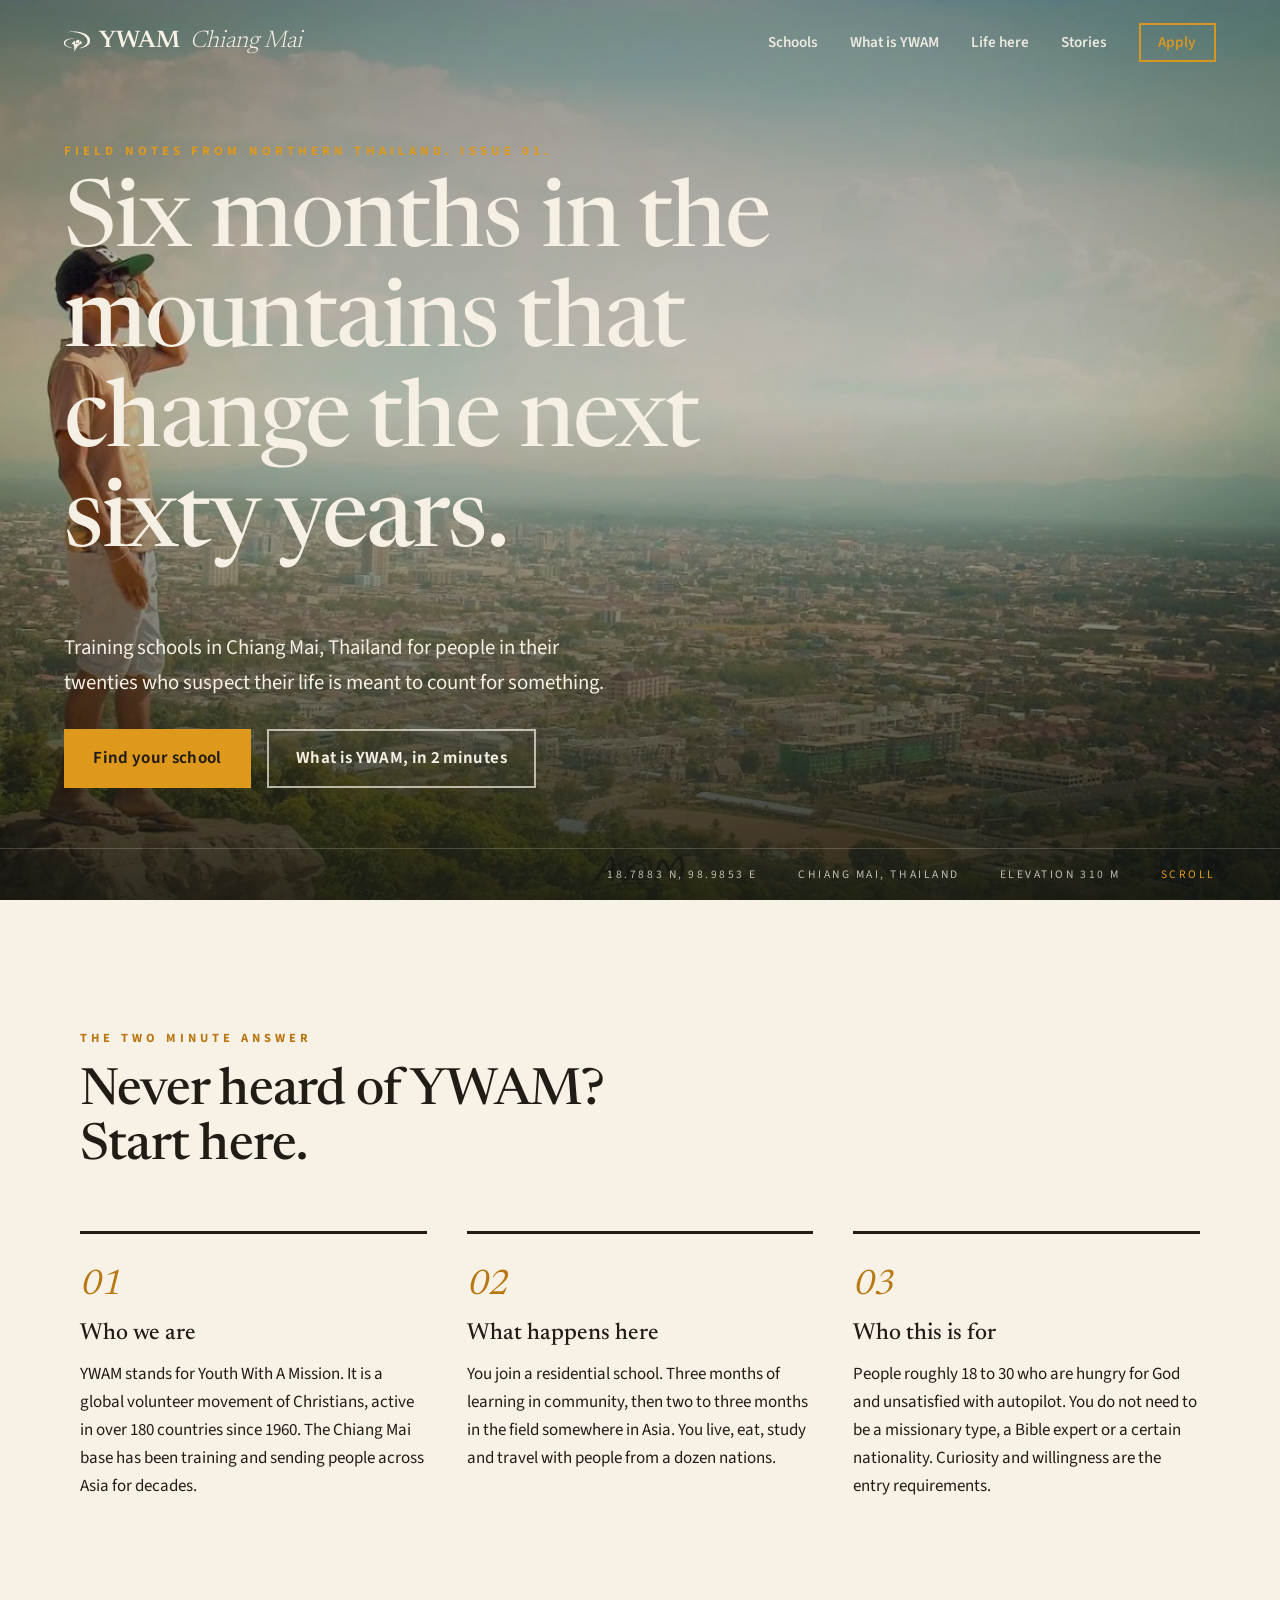
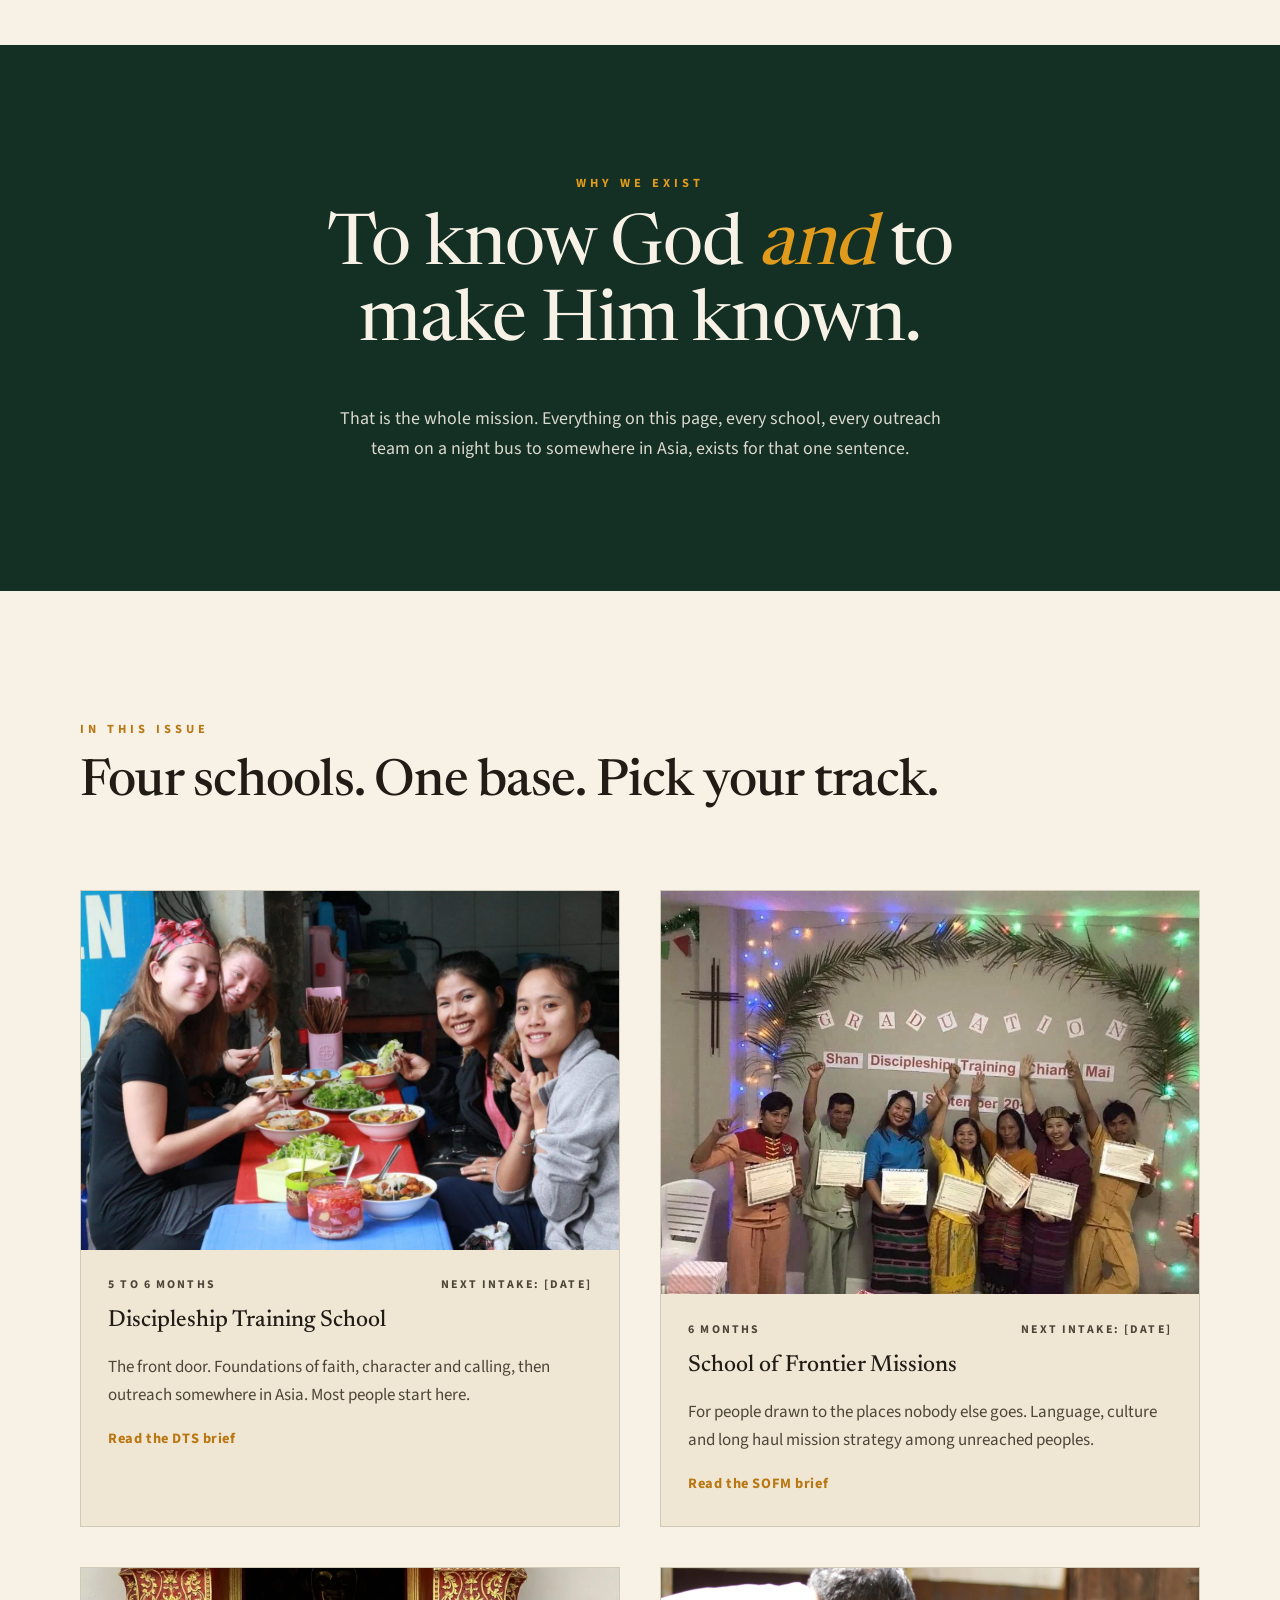
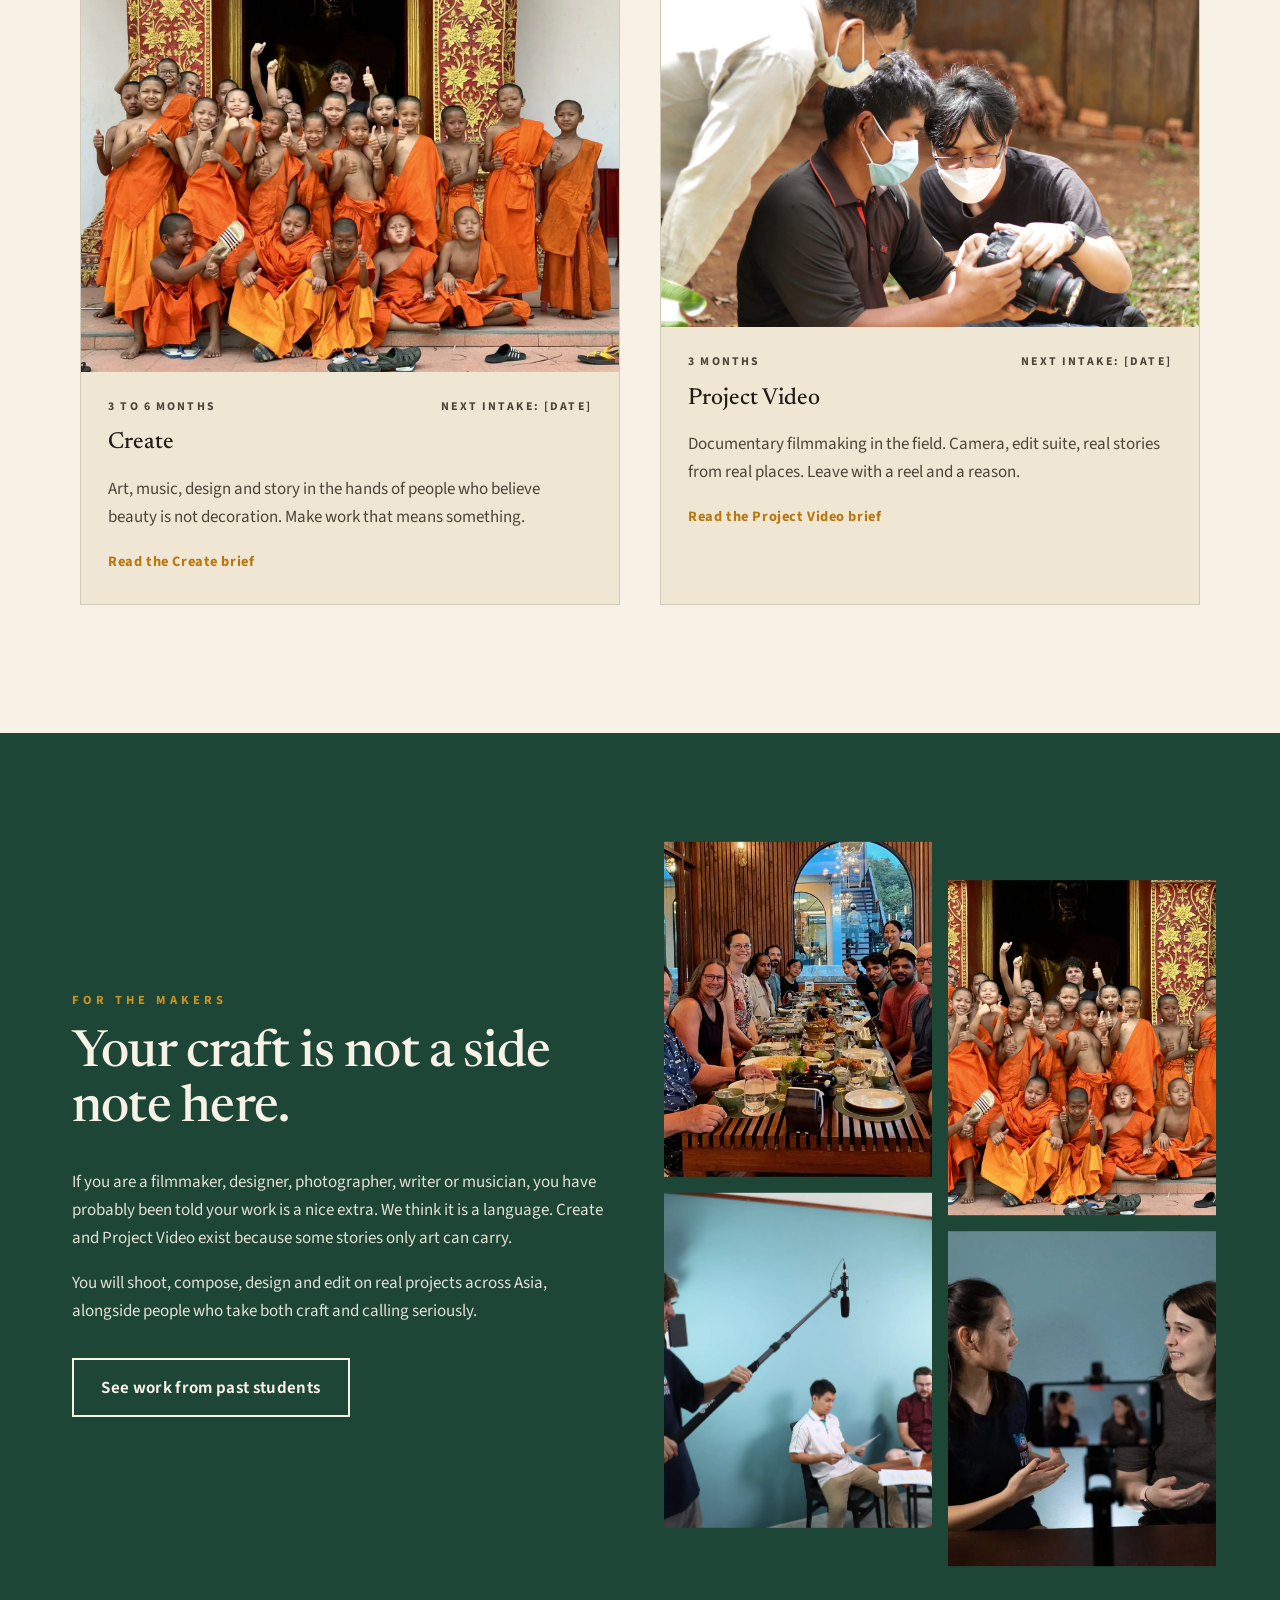
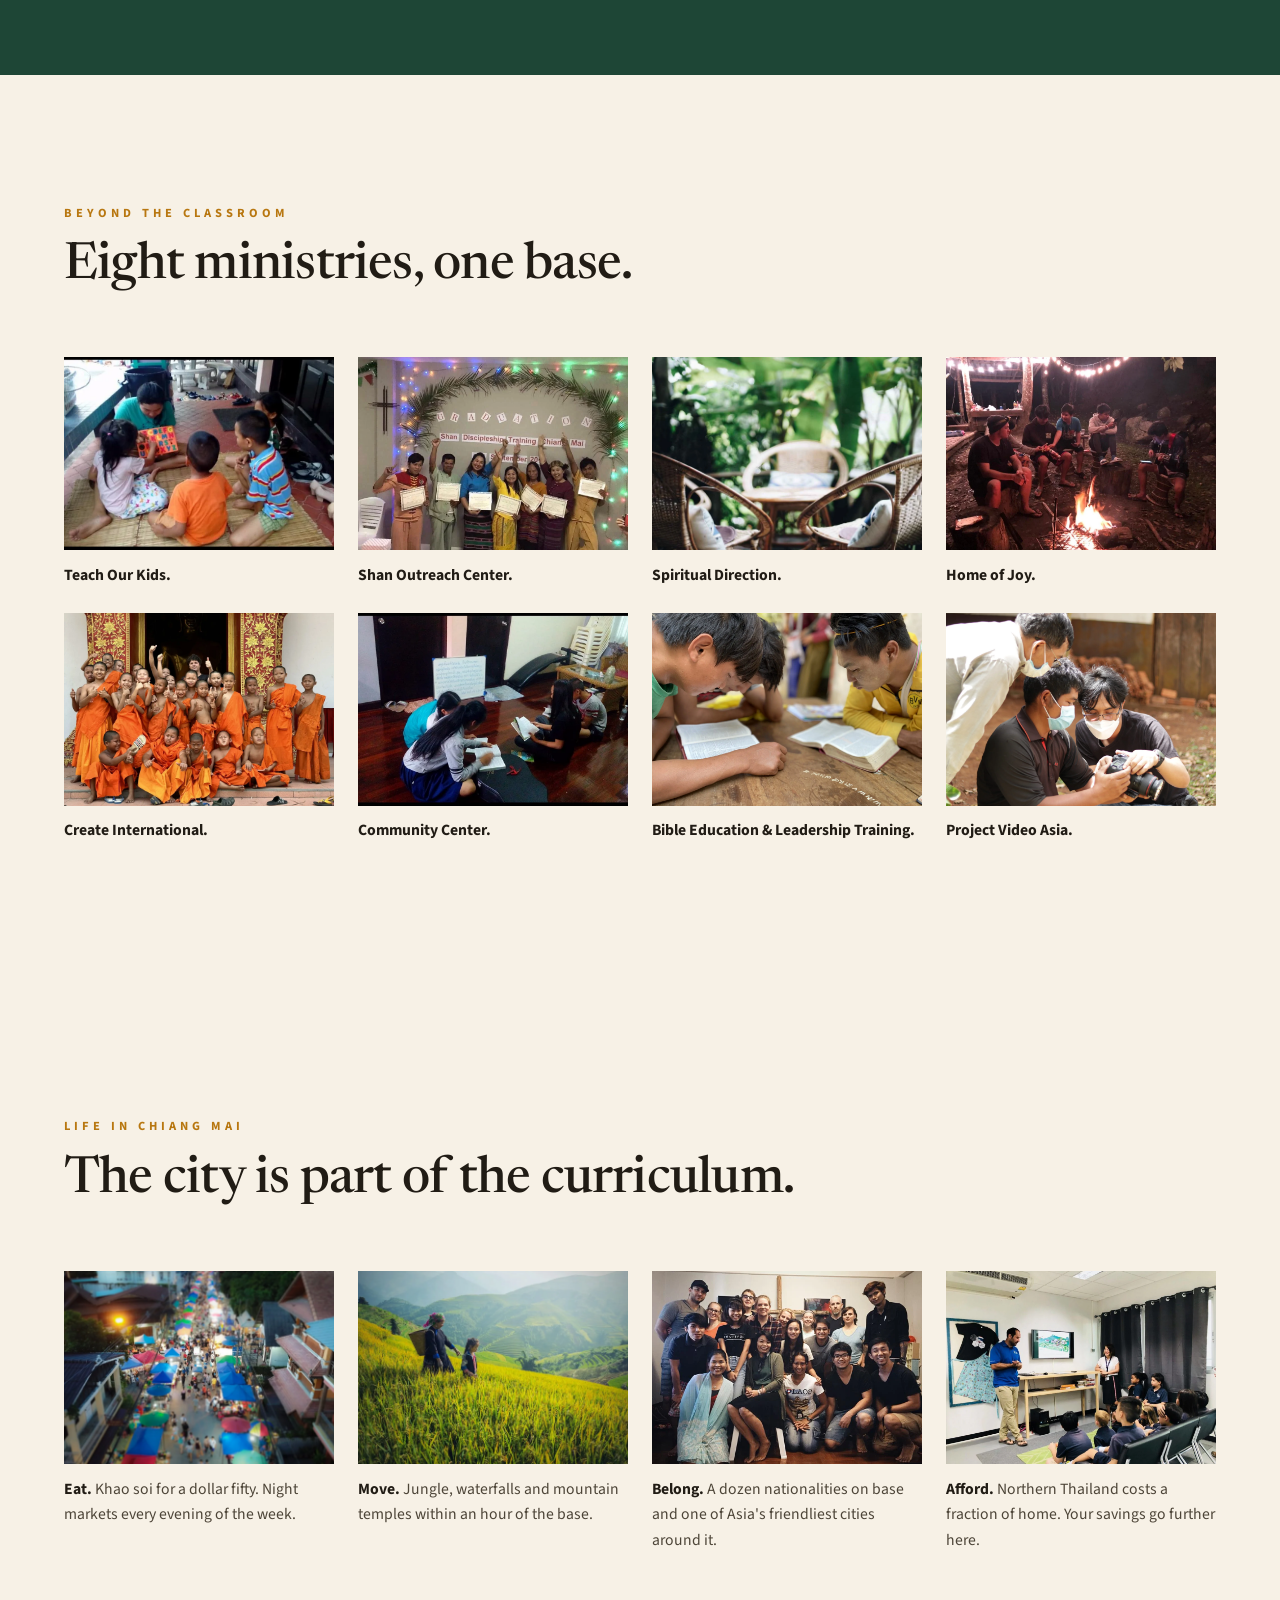
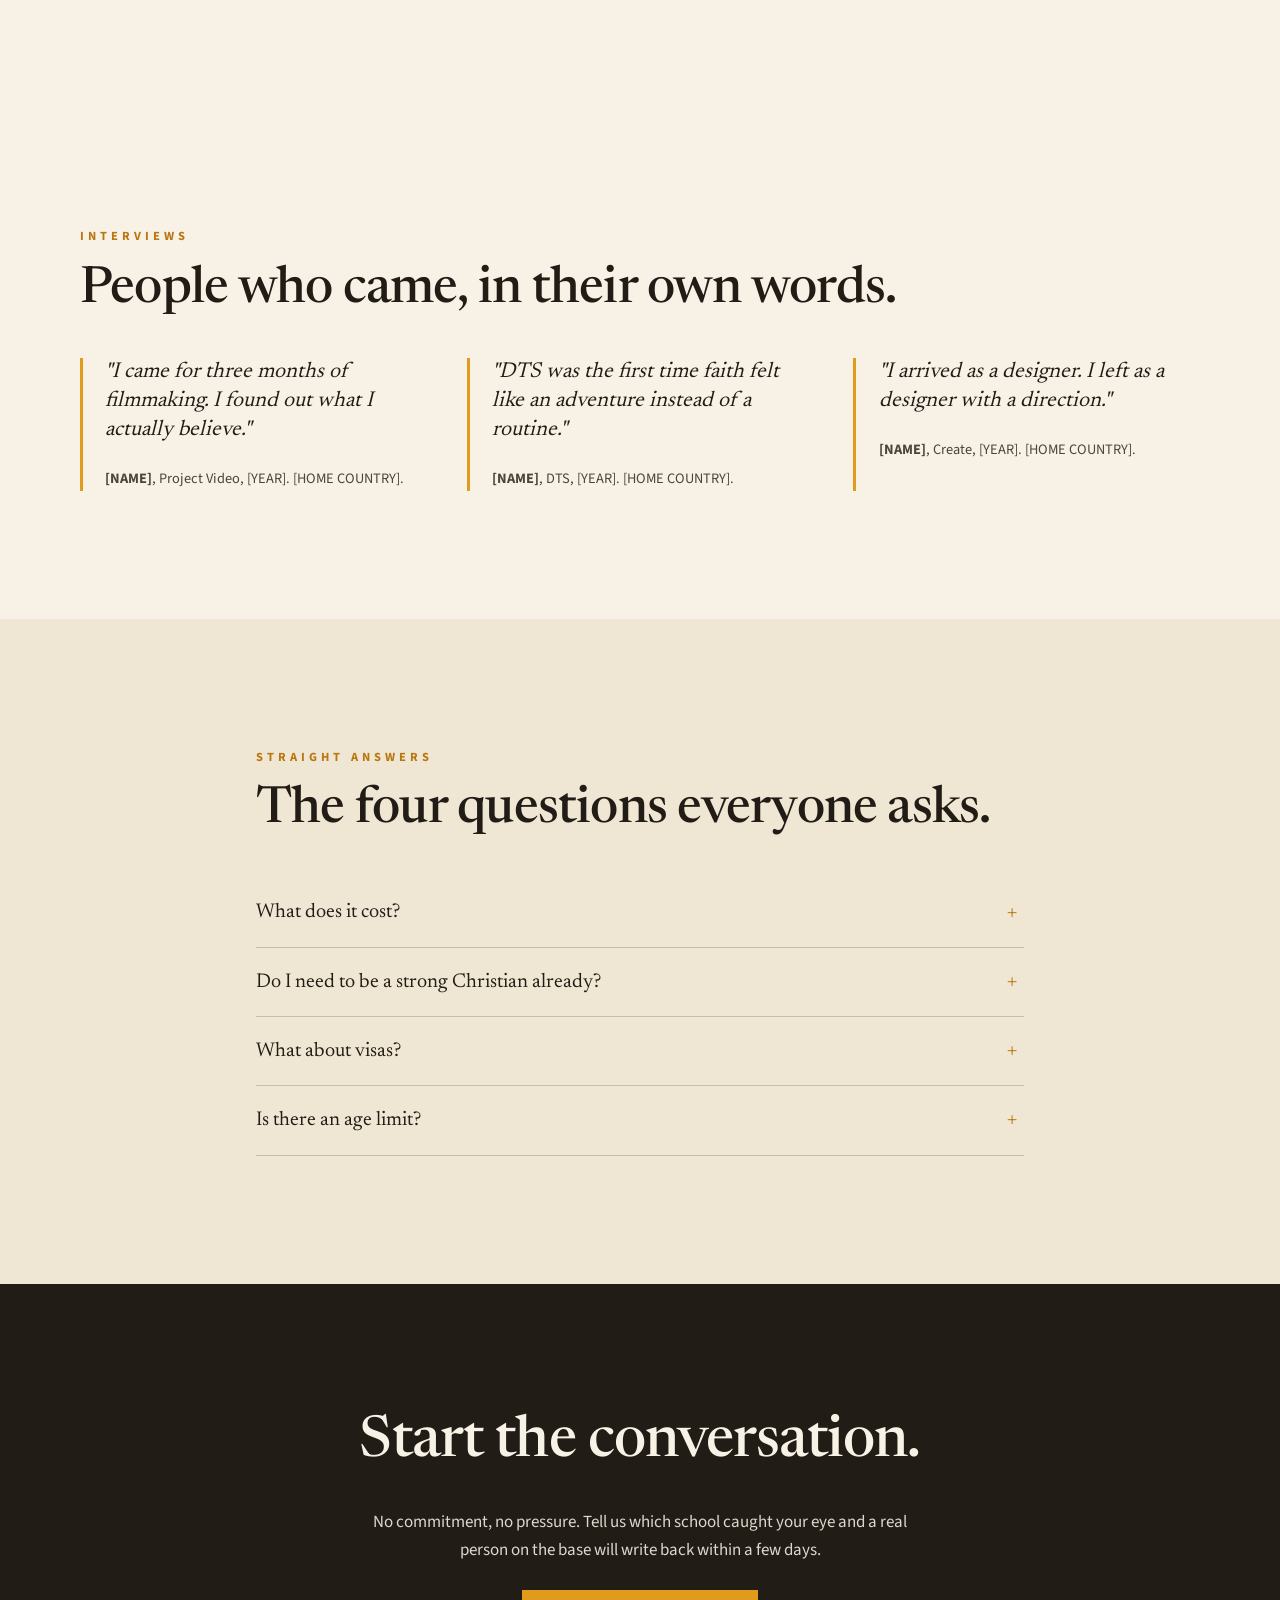
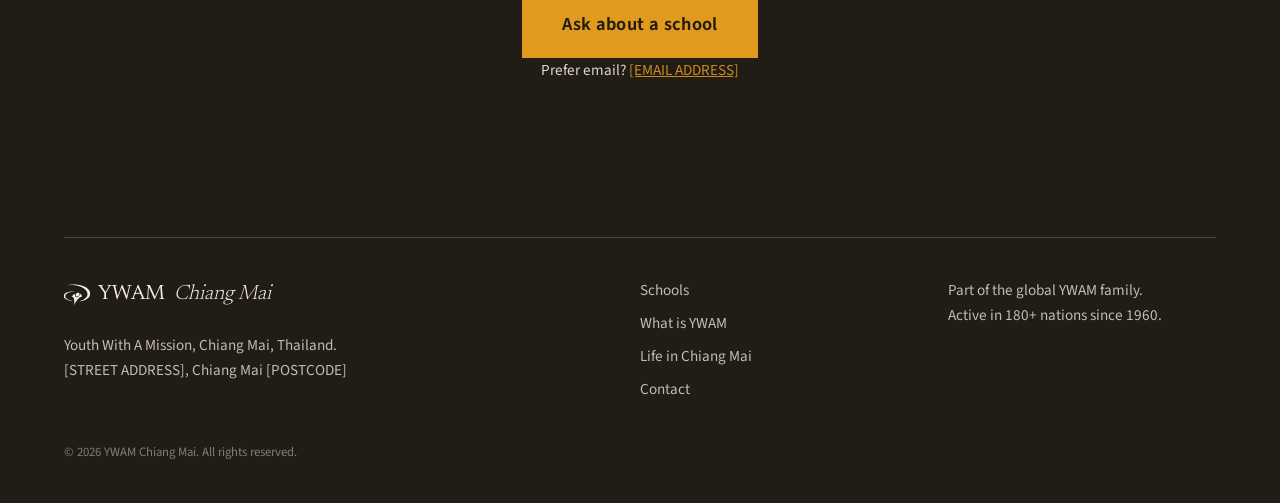
<file: index.html>
<!DOCTYPE html>
<html lang="en">
<head>
  <meta charset="UTF-8">
  <meta name="viewport" content="width=device-width, initial-scale=1.0">
  <title>YWAM Chiang Mai. Training schools for people who want their life to count.</title>
  <meta name="description" content="Discipleship Training School, School of Frontier Missions, Create and Project Video in Chiang Mai, Thailand. Live in the mountains of northern Thailand and find out what you were made for.">
  <link rel="canonical" href="https://ywamchiangmai.example/">

  <!-- Open Graph -->
  <meta property="og:type" content="website">
  <meta property="og:title" content="YWAM Chiang Mai. Training schools for people who want their life to count.">
  <meta property="og:description" content="DTS, School of Frontier Missions, Create and Project Video. Live and train in Chiang Mai, Thailand.">
  <meta property="og:url" content="https://ywamchiangmai.example/">
  <meta property="og:image" content="https://ywamchiangmai.example/images/og-home.webp"><!-- SWAP: 1200x630 WebP -->

  <!-- Twitter -->
  <meta name="twitter:card" content="summary_large_image">
  <meta name="twitter:title" content="YWAM Chiang Mai">
  <meta name="twitter:description" content="Training schools in northern Thailand for people who want their life to count.">
  <meta name="twitter:image" content="https://ywamchiangmai.example/images/og-home.webp">

  <!-- JSON-LD slot: petra-seo injects Organization + Course schema after copy lock -->
  <script type="application/ld+json">
  {
    "@context": "https://schema.org",
    "@type": "Organization",
    "name": "YWAM Chiang Mai",
    "url": "https://ywamchiangmai.example/"
  }
  </script>

  <link rel="preload" href="fonts/newsreader-var.woff2" as="font" type="font/woff2" crossorigin>
  <link rel="preload" href="fonts/source-sans-3-var.woff2" as="font" type="font/woff2" crossorigin>
  <link rel="stylesheet" href="styles/main.css">
</head>
<body>

  <a class="skip-link" href="#main">Skip to content</a>

  <!-- ============================================================
       MODULE: masthead
       Reused on school pages. Swap headline, deck, image, CTA href.
       ============================================================ -->
  <header class="masthead" data-module="masthead">
    <nav class="masthead__nav" aria-label="Primary">
      <a class="masthead__brand" href="/"><span class="brand-mark" aria-hidden="true"></span>YWAM <span>Chiang Mai</span></a>
      <ul class="masthead__links">
        <li><a href="#schools">Schools</a></li>
        <li><a href="#what-is-ywam">What is YWAM</a></li>
        <li><a href="#life-here">Life here</a></li>
        <li><a href="#stories">Stories</a></li>
        <li><a class="masthead__cta" href="#start">Apply</a></li>
      </ul>
      <button class="masthead__menu-btn" aria-expanded="false" aria-controls="mobile-menu">Menu</button>
    </nav>
    <div class="masthead__mobile" id="mobile-menu" hidden>
      <a href="#schools">Schools</a>
      <a href="#what-is-ywam">What is YWAM</a>
      <a href="#life-here">Life here</a>
      <a href="#stories">Stories</a>
      <a href="#start">Apply</a>
    </div>

    <div class="hero">
      <img class="hero__image" src="images/ywamchiangmai-ywam-chiangmai-thai-guy-viewpoint-ywam-cm-2018.webp" alt="Man looking out over the Chiang Mai valley from a mountain viewpoint at golden hour" width="1920" height="1080" fetchpriority="high">
      <div class="hero__scrim" aria-hidden="true"></div>
      <div class="hero__content">
        <p class="hero__kicker reveal">Field notes from northern Thailand. Issue 01.</p>
        <h1 class="hero__headline reveal">Six months in the mountains that change the next sixty years.</h1>
        <p class="hero__deck reveal">Training schools in Chiang Mai, Thailand for people in their twenties who suspect their life is meant to count for something.</p>
        <div class="hero__actions reveal">
          <a class="btn btn--solid" href="#schools">Find your school</a>
          <a class="btn btn--ghost" href="#what-is-ywam">What is YWAM, in 2 minutes</a>
        </div>
      </div>
      <div class="hero__coords" aria-hidden="true">
        <span>18.7883 N, 98.9853 E</span>
        <span>Chiang Mai, Thailand</span>
        <span>Elevation 310 m</span>
        <span class="hero__scroll">Scroll</span>
      </div>
    </div>
  </header>

  <main id="main">

    <!-- ============================================================
         MODULE: two-minute-answer
         The cold visitor clarity engine. Three beats, one spread.
         ============================================================ -->
    <section class="answer" id="what-is-ywam" data-module="two-minute-answer" aria-labelledby="answer-title">
      <div class="answer__header">
        <p class="section-kicker">The two minute answer</p>
        <h2 id="answer-title">Never heard of YWAM? Start here.</h2>
      </div>
      <div class="answer__grid">
        <article class="answer__beat reveal">
          <span class="answer__num" aria-hidden="true">01</span>
          <h3>Who we are</h3>
          <p>YWAM stands for Youth With A Mission. It is a global volunteer movement of Christians, active in over 180 countries since 1960. The Chiang Mai base has been training and sending people across Asia for decades.</p>
        </article>
        <article class="answer__beat reveal">
          <span class="answer__num" aria-hidden="true">02</span>
          <h3>What happens here</h3>
          <p>You join a residential school. Three months of learning in community, then two to three months in the field somewhere in Asia. You live, eat, study and travel with people from a dozen nations.</p>
        </article>
        <article class="answer__beat reveal">
          <span class="answer__num" aria-hidden="true">03</span>
          <h3>Who this is for</h3>
          <p>People roughly 18 to 30 who are hungry for God and unsatisfied with autopilot. You do not need to be a missionary type, a Bible expert or a certain nationality. Curiosity and willingness are the entry requirements.</p>
        </article>
      </div>
    </section>

    <!-- ============================================================
         MODULE: mission-core
         The YWAM statement of purpose. Do not spin, soften or edit.
         ============================================================ -->
    <section class="mission" data-module="mission-core" aria-labelledby="mission-title">
      <div class="mission__inner">
        <p class="section-kicker section-kicker--light">Why we exist</p>
        <h2 id="mission-title" class="mission__statement">To know God <em>and</em> to make Him known.</h2>
        <p class="mission__body">That is the whole mission. Everything on this page, every school, every outreach team on a night bus to somewhere in Asia, exists for that one sentence.</p>
      </div>
    </section>

    <!-- ============================================================
         MODULE: schools-index
         The modular heart. One card component per school.
         To add a school: copy one <article class="school-card">.
         ============================================================ -->
    <section class="schools" id="schools" data-module="schools-index" aria-labelledby="schools-title">
      <div class="schools__header">
        <p class="section-kicker">In this issue</p>
        <h2 id="schools-title">Four schools. One base. Pick your track.</h2>
      </div>
      <div class="schools__index">

        <article class="school-card reveal" data-school="dts">
          <img class="school-card__image" src="images/ywamchiangmai-ywam-chiangmai-dts-students-sharing-a-meal.webp" alt="DTS students sharing a meal together" width="800" height="600" loading="lazy">
          <div class="school-card__body">
            <p class="school-card__meta"><span>5 to 6 months</span><span>Next intake: [DATE]</span></p>
            <h3 class="school-card__name"><a href="#">Discipleship Training School</a></h3>
            <p class="school-card__pitch">The front door. Foundations of faith, character and calling, then outreach somewhere in Asia. Most people start here.</p>
            <span class="school-card__link" aria-hidden="true">Read the DTS brief</span>
          </div>
        </article>

        <article class="school-card reveal" data-school="sofm">
          <img class="school-card__image" src="images/ywamchiangmai-ywam-chiangmai-shan-outreach-center-photo-1.webp" alt="Frontier missions outreach at Shan Outreach Center" width="800" height="600" loading="lazy">
          <div class="school-card__body">
            <p class="school-card__meta"><span>6 months</span><span>Next intake: [DATE]</span></p>
            <h3 class="school-card__name"><a href="#">School of Frontier Missions</a></h3>
            <p class="school-card__pitch">For people drawn to the places nobody else goes. Language, culture and long haul mission strategy among unreached peoples.</p>
            <span class="school-card__link" aria-hidden="true">Read the SOFM brief</span>
          </div>
        </article>

        <article class="school-card reveal" data-school="create">
          <img class="school-card__image" src="images/ywamchiangmai-ywam-chiangmai-create-international-workshop.webp" alt="Create school workshop with artists and creatives" width="800" height="600" loading="lazy">
          <div class="school-card__body">
            <p class="school-card__meta"><span>3 to 6 months</span><span>Next intake: [DATE]</span></p>
            <h3 class="school-card__name"><a href="#">Create</a></h3>
            <p class="school-card__pitch">Art, music, design and story in the hands of people who believe beauty is not decoration. Make work that means something.</p>
            <span class="school-card__link" aria-hidden="true">Read the Create brief</span>
          </div>
        </article>

        <article class="school-card reveal" data-school="project-video">
          <img class="school-card__image" src="images/ywamchiangmai-ywam-chiangmai-project-video-asia-production-photo-1.webp" alt="Project Video documentary film shoot on location" width="800" height="600" loading="lazy">
          <div class="school-card__body">
            <p class="school-card__meta"><span>3 months</span><span>Next intake: [DATE]</span></p>
            <h3 class="school-card__name"><a href="#">Project Video</a></h3>
            <p class="school-card__pitch">Documentary filmmaking in the field. Camera, edit suite, real stories from real places. Leave with a reel and a reason.</p>
            <span class="school-card__link" aria-hidden="true">Read the Project Video brief</span>
          </div>
        </article>

      </div>
    </section>

    <!-- ============================================================
         MODULE: for-creatives
         Targets filmmakers, designers, musicians who never heard of YWAM.
         ============================================================ -->
    <section class="creatives" data-module="for-creatives" aria-labelledby="creatives-title">
      <div class="creatives__copy">
        <p class="section-kicker section-kicker--light">For the makers</p>
        <h2 id="creatives-title">Your craft is not a side note here.</h2>
        <p>If you are a filmmaker, designer, photographer, writer or musician, you have probably been told your work is a nice extra. We think it is a language. Create and Project Video exist because some stories only art can carry.</p>
        <p>You will shoot, compose, design and edit on real projects across Asia, alongside people who take both craft and calling seriously.</p>
        <a class="btn btn--light" href="#">See work from past students</a>
      </div>
      <div class="creatives__grid" aria-hidden="true">
        <img src="images/ywamchiangmai-ywam-chiangmai-create-international-seeds-project.webp" alt="" width="600" height="750" loading="lazy">
        <img src="images/ywamchiangmai-ywam-chiangmai-create-international-workshop.webp" alt="" width="600" height="750" loading="lazy">
        <img src="images/ywamchiangmai-ywam-chiangmai-project-video-asia-production-photo-2.webp" alt="" width="600" height="750" loading="lazy">
        <img src="images/ywamchiangmai-ywam-chiangmai-project-video-asia-production-still-1.webp" alt="" width="600" height="750" loading="lazy">
      </div>
    </section>

    <!-- ============================================================
         MODULE: life-here
         Place-forward strip. The wanderlust entry point.
         ============================================================ -->
    <section class="life" id="ministries" data-module="ministries" aria-labelledby="ministries-title">
      <div class="life__header">
        <p class="section-kicker">Beyond the classroom</p>
        <h2 id="ministries-title">Eight ministries, one base.</h2>
      </div>

      <div class="ministries__grid">
        <figure class="life__item reveal">
          <img src="images/ywamchiangmai-ywam-chiangmai-community-center-pim-teaching-kids.webp" alt="Teach Our Kids" width="700" height="500" loading="lazy">
          <figcaption><strong>Teach Our Kids.</strong></figcaption>
        </figure>
        <figure class="life__item reveal">
          <img src="images/ywamchiangmai-ywam-chiangmai-shan-outreach-center-photo-1.webp" alt="Shan Outreach Center" width="700" height="500" loading="lazy">
          <figcaption><strong>Shan Outreach Center.</strong></figcaption>
        </figure>
        <figure class="life__item reveal">
          <img src="images/ywamchiangmai-ywam-chiangmai-spiritual-direction-cover-image.webp" alt="Spiritual Direction" width="700" height="500" loading="lazy">
          <figcaption><strong>Spiritual Direction.</strong></figcaption>
        </figure>
        <figure class="life__item reveal">
          <img src="images/ywamchiangmai-ywam-chiangmai-home-of-joy-photo-1.webp" alt="Home of Joy" width="700" height="500" loading="lazy">
          <figcaption><strong>Home of Joy.</strong></figcaption>
        </figure>
        <figure class="life__item reveal">
          <img src="images/ywamchiangmai-ywam-chiangmai-create-international-workshop.webp" alt="Create International" width="700" height="500" loading="lazy">
          <figcaption><strong>Create International.</strong></figcaption>
        </figure>
        <figure class="life__item reveal">
          <img src="images/ywamchiangmai-ywam-chiangmai-community-center-kids-studying-bible.webp" alt="Community Center" width="700" height="500" loading="lazy">
          <figcaption><strong>Community Center.</strong></figcaption>
        </figure>
        <figure class="life__item reveal">
          <img src="images/ywamchiangmai-ywam-chiangmai-belt-bible-education-leadership-training.webp" alt="Bible Education Leadership Training" width="700" height="500" loading="lazy">
          <figcaption><strong>Bible Education &amp; Leadership Training.</strong></figcaption>
        </figure>
        <figure class="life__item reveal">
          <img src="images/ywamchiangmai-ywam-chiangmai-project-video-asia-production-photo-1.webp" alt="Project Video Asia" width="700" height="500" loading="lazy">
          <figcaption><strong>Project Video Asia.</strong></figcaption>
        </figure>
      </div>
    </section>

    <section class="life" id="life-here" data-module="life-here" aria-labelledby="life-title">
      <div class="life__header">
        <p class="section-kicker">Life in Chiang Mai</p>
        <h2 id="life-title">The city is part of the curriculum.</h2>
      </div>
      <div class="life__strip">
        <figure class="life__item reveal">
          <img src="images/ywamchiangmai-ywam-chiangmai-ywam-hub-market-view-2018.webp" alt="Local market stalls near the YWAM Chiang Mai hub" width="700" height="500" loading="lazy">
          <figcaption><strong>Eat.</strong> Khao soi for a dollar fifty. Night markets every evening of the week.</figcaption>
        </figure>
        <figure class="life__item reveal">
          <img src="images/ywamchiangmai-ywam-chiangmai-training-mountain-banner.webp" alt="Mountain scenery in the hills around Chiang Mai" width="700" height="500" loading="lazy">
          <figcaption><strong>Move.</strong> Jungle, waterfalls and mountain temples within an hour of the base.</figcaption>
        </figure>
        <figure class="life__item reveal">
          <img src="images/ywamchiangmai-ywam-chiangmai-about-ywam-chiangmai-group-photo.webp" alt="Students from many nations gathered together on base" width="700" height="500" loading="lazy">
          <figcaption><strong>Belong.</strong> A dozen nationalities on base and one of Asia's friendliest cities around it.</figcaption>
        </figure>
        <figure class="life__item reveal">
          <img src="images/ywamchiangmai-ywam-chiangmai-community-photo-1.webp" alt="Community life around the YWAM Chiang Mai base" width="700" height="500" loading="lazy">
          <figcaption><strong>Afford.</strong> Northern Thailand costs a fraction of home. Your savings go further here.</figcaption>
        </figure>
      </div>
    </section>

    <!-- ============================================================
         MODULE: stories
         Testimonial pull quotes styled as magazine interviews.
         ============================================================ -->
    <section class="stories" id="stories" data-module="stories" aria-labelledby="stories-title">
      <p class="section-kicker">Interviews</p>
      <h2 id="stories-title">People who came, in their own words.</h2>
      <div class="stories__row">
        <blockquote class="story reveal">
          <p>"I came for three months of filmmaking. I found out what I actually believe."</p>
          <footer><strong>[NAME]</strong>, Project Video, [YEAR]. [HOME COUNTRY].</footer>
        </blockquote>
        <blockquote class="story reveal">
          <p>"DTS was the first time faith felt like an adventure instead of a routine."</p>
          <footer><strong>[NAME]</strong>, DTS, [YEAR]. [HOME COUNTRY].</footer>
        </blockquote>
        <blockquote class="story reveal">
          <p>"I arrived as a designer. I left as a designer with a direction."</p>
          <footer><strong>[NAME]</strong>, Create, [YEAR]. [HOME COUNTRY].</footer>
        </blockquote>
      </div>
    </section>

    <!-- ============================================================
         MODULE: am-i-ready
         Four blunt questions cold visitors actually have.
         ============================================================ -->
    <section class="ready" data-module="am-i-ready" aria-labelledby="ready-title">
      <p class="section-kicker">Straight answers</p>
      <h2 id="ready-title">The four questions everyone asks.</h2>
      <div class="ready__list">
        <details class="ready__item">
          <summary>What does it cost?</summary>
          <p>School fees plus outreach come to roughly [AMOUNT] depending on the school. That covers housing, most meals, training and outreach travel. Most students fundraise part of it, and we help you plan that.</p>
        </details>
        <details class="ready__item">
          <summary>Do I need to be a strong Christian already?</summary>
          <p>No. You need to be genuinely open to God. People arrive at every point of the journey. What we ask is honesty and willingness, not a spiritual CV.</p>
        </details>
        <details class="ready__item">
          <summary>What about visas?</summary>
          <p>We guide every accepted student through the Thai visa process step by step. It is well trodden ground. You will not do it alone.</p>
        </details>
        <details class="ready__item">
          <summary>Is there an age limit?</summary>
          <p>You must be 18 by the school start date. Most students are 18 to 30, but there is no upper limit and every school has had older students thrive.</p>
        </details>
      </div>
    </section>

    <!-- ============================================================
         MODULE: footer-cta
         ============================================================ -->
    <section class="start" id="start" data-module="footer-cta" aria-labelledby="start-title">
      <h2 id="start-title">Start the conversation.</h2>
      <p>No commitment, no pressure. Tell us which school caught your eye and a real person on the base will write back within a few days.</p>
      <a class="btn btn--solid btn--big" href="#">Ask about a school</a>
      <p class="start__alt">Prefer email? <a href="#">[EMAIL ADDRESS]</a></p>
    </section>

  </main>

  <footer class="footer" data-module="footer">
    <div class="footer__grid">
      <div>
        <p class="footer__brand"><span class="brand-mark" aria-hidden="true"></span>YWAM <span>Chiang Mai</span></p>
        <p>Youth With A Mission, Chiang Mai, Thailand.<br>[STREET ADDRESS], Chiang Mai [POSTCODE]</p>
      </div>
      <nav aria-label="Footer">
        <a href="#schools">Schools</a>
        <a href="#what-is-ywam">What is YWAM</a>
        <a href="#life-here">Life in Chiang Mai</a>
        <a href="#start">Contact</a>
      </nav>
      <div>
        <p>Part of the global YWAM family.<br>Active in 180+ nations since 1960.</p>
      </div>
    </div>
    <p class="footer__legal">&copy; 2026 YWAM Chiang Mai. All rights reserved.</p>
  </footer>

  <script src="scripts/app.js" defer></script>
  <!-- Cloudflare Web Analytics. SWAP token before ship. -->
  <!-- <script defer src="https://static.cloudflareinsights.com/beacon.min.js" data-cf-beacon='{"token": "CF_ANALYTICS_TOKEN"}'></script> -->
</body>
</html>
</file>
<file: styles/main.css>
/* ============================================================
   YWAM Chiang Mai. Field Journal theme.
   Retheme per school page by overriding the token block below.
   ============================================================ */

@font-face {
  font-family: "Newsreader";
  src: url("../fonts/newsreader-var.woff2") format("woff2");
  font-weight: 200 800;
  font-style: normal;
  font-display: swap;
}
@font-face {
  font-family: "Source Sans 3";
  src: url("../fonts/source-sans-3-var.woff2") format("woff2");
  font-weight: 200 900;
  font-style: normal;
  font-display: swap;
}

:root {
  /* Palette */
  --paper: #f7f1e6;
  --paper-deep: #efe6d4;
  --ink: #211c15;
  --ink-soft: #4d4538;
  --marigold: #e09a1c;
  --marigold-deep: #b87710;
  --jungle: #1e4636;
  --jungle-deep: #143024;

  /* Type */
  --font-display: "Newsreader", Georgia, serif;
  --font-body: "Source Sans 3", "Segoe UI", sans-serif;
  --size-hero: clamp(2.6rem, 7.5vw, 5.8rem);
  --size-h2: clamp(1.9rem, 4.2vw, 3.2rem);
  --size-h3: clamp(1.2rem, 2vw, 1.45rem);

  /* Rhythm */
  --space-section: clamp(4.5rem, 10vw, 8.5rem);
  --gutter: clamp(1.25rem, 5vw, 5rem);
  --max: 78rem;
}

*, *::before, *::after { box-sizing: border-box; }
html { scroll-behavior: smooth; }
body {
  cursor: url("../images/ywamchiangmai-ywam-chiangmai-cursor-dark.svg") 4 4, auto;
  margin: 0;
  font-family: var(--font-body);
  font-size: 1.0625rem;
  line-height: 1.65;
  color: var(--ink);
  background: var(--paper);
}
h1, h2, h3 { font-family: var(--font-display); line-height: 1.08; margin: 0 0 0.6em; font-weight: 500; }
h2 { font-size: var(--size-h2); letter-spacing: -0.015em; }
h3 { font-size: var(--size-h3); }
p { margin: 0 0 1em; }
a { color: inherit; }
img { max-width: 100%; height: auto; }

.skip-link {
  position: absolute; left: -999px; top: 0; z-index: 100;
  background: var(--ink); color: var(--paper); padding: 0.6rem 1rem;
}
.skip-link:focus { left: 0.5rem; top: 0.5rem; }

/* Grain overlay for the magazine paper feel */
body::after {
  content: ""; position: fixed; inset: 0; pointer-events: none; z-index: 90;
  opacity: 0.05; mix-blend-mode: multiply;
  background-image: url("data:image/svg+xml,%3Csvg xmlns='http://www.w3.org/2000/svg' width='140' height='140'%3E%3Cfilter id='n'%3E%3CfeTurbulence type='fractalNoise' baseFrequency='0.85' numOctaves='2'/%3E%3C/filter%3E%3Crect width='140' height='140' filter='url(%23n)'/%3E%3C/svg%3E");
}

/* Image placeholders. Swap each div for <img> with width/height attrs. */
.img-placeholder {
  background: linear-gradient(145deg, #cdbfa5, #b3a288);
  min-height: 240px; width: 100%; position: relative; overflow: hidden;
}
.img-placeholder::after {
  content: "IMAGE"; position: absolute; inset: 0;
  display: grid; place-items: center;
  font-family: var(--font-body); font-size: 0.7rem; letter-spacing: 0.35em;
  color: rgba(33, 28, 21, 0.45);
}
.img-placeholder--a { background: linear-gradient(150deg, #2c5445, #17352a); }
.img-placeholder--b { background: linear-gradient(150deg, #d9a23c, #a5731a); }
.img-placeholder--c { background: linear-gradient(150deg, #8b5d3b, #5e3c22); }
.img-placeholder--d { background: linear-gradient(150deg, #40607a, #253d50); }
.img-placeholder--a::after, .img-placeholder--d::after { color: rgba(247, 241, 230, 0.5); }

/* Buttons */
.btn {
  display: inline-block; text-decoration: none; font-weight: 640;
  padding: 0.85rem 1.7rem; letter-spacing: 0.02em;
  border: 2px solid transparent; transition: transform 0.18s ease, background 0.18s ease, color 0.18s ease;
}
.btn:hover { transform: translateY(-2px); }
.btn--solid { background: var(--marigold); color: var(--ink); }
.btn--solid:hover { background: var(--marigold-deep); color: var(--paper); }
.btn--ghost { border-color: rgba(247, 241, 230, 0.7); color: var(--paper); }
.btn--ghost:hover { background: rgba(247, 241, 230, 0.14); }
.btn--light { border-color: var(--paper); color: var(--paper); }
.btn--light:hover { background: var(--paper); color: var(--jungle-deep); }
.btn--big { font-size: 1.15rem; padding: 1.05rem 2.4rem; }

.section-kicker {
  font-size: 0.78rem; font-weight: 700; letter-spacing: 0.32em; text-transform: uppercase;
  color: var(--marigold-deep); margin-bottom: 1rem;
}
.section-kicker--light { color: var(--marigold); }

/* ============ Masthead + hero ============ */
.masthead { position: relative; }
.hero, .mission, .start, .footer {
  cursor: url("../images/ywamchiangmai-ywam-chiangmai-cursor-white.svg") 4 4, auto;
}
.masthead__nav {
  position: fixed; top: 0; left: 0; right: 0; z-index: 100;
  display: flex; align-items: center; justify-content: space-between;
  padding: 1.4rem var(--gutter); color: var(--paper);
  transition: background-color 0.35s ease, box-shadow 0.35s ease, padding 0.35s ease;
}
.masthead__nav.is-scrolled {
  padding-top: 0.8rem;
  padding-bottom: 0.8rem;
  background: rgba(33, 28, 21, 0.82);
  backdrop-filter: blur(14px);
  -webkit-backdrop-filter: blur(14px);
  box-shadow: 0 1px 0 rgba(247, 241, 230, 0.08);
}
.masthead__brand {
  font-family: var(--font-display); font-size: 1.5rem; text-decoration: none; font-weight: 600;
  display: inline-flex; align-items: center; gap: 0.6rem;
}
.masthead__brand span { font-style: italic; font-weight: 300; }
.brand-mark {
  width: 1.6rem; height: 1.6rem; flex: none; display: inline-block;
  background: currentColor;
  transition: width 0.35s ease, height 0.35s ease;
  -webkit-mask: url("../images/ywamchiangmai-ywam-chiangmai-logo-mark-dark.svg") center / contain no-repeat;
  mask: url("../images/ywamchiangmai-ywam-chiangmai-logo-mark-dark.svg") center / contain no-repeat;
}
.masthead__nav.is-scrolled .brand-mark {
  width: 1.3rem;
  height: 1.3rem;
}
.masthead__links { display: flex; gap: 2rem; list-style: none; margin: 0; padding: 0; align-items: center; }
.masthead__links a { text-decoration: none; font-weight: 600; font-size: 0.95rem; opacity: 0.92; }
.masthead__links a:hover { opacity: 1; text-decoration: underline; text-underline-offset: 4px; }
.masthead__cta { border: 2px solid var(--marigold); padding: 0.4rem 1.1rem; color: var(--marigold); }
.masthead__menu-btn { display: none; }
.masthead__mobile { display: none; }

.hero { position: relative; min-height: 100svh; display: flex; align-items: flex-end; }
.hero__image { position: absolute; inset: 0; min-height: 0; width: 100%; height: 100%; object-fit: cover; }
.hero__scrim {
  position: absolute; inset: 0;
  background: linear-gradient(to top, rgba(20, 24, 18, 0.88) 0%, rgba(20, 24, 18, 0.25) 55%, rgba(20, 24, 18, 0.45) 100%);
}
.hero__content {
  position: relative; z-index: 5; color: var(--paper);
  padding: 8rem var(--gutter) 7rem; max-width: 56rem;
}
.hero__kicker {
  font-size: 0.8rem; letter-spacing: 0.32em; text-transform: uppercase;
  color: var(--marigold); font-weight: 700;
}
.hero__headline { font-size: var(--size-hero); font-weight: 460; letter-spacing: -0.02em; max-width: 14ch; }
.hero__deck { font-size: clamp(1.05rem, 1.8vw, 1.3rem); max-width: 34rem; opacity: 0.92; }
.hero__actions { display: flex; gap: 1rem; flex-wrap: wrap; margin-top: 1.8rem; }
.hero__coords {
  position: absolute; z-index: 5; right: 0; bottom: 0; left: 0;
  display: flex; gap: 2.5rem; justify-content: flex-end;
  padding: 1rem var(--gutter); color: rgba(247, 241, 230, 0.75);
  font-size: 0.72rem; letter-spacing: 0.22em; text-transform: uppercase;
  border-top: 1px solid rgba(247, 241, 230, 0.2);
}
.hero__scroll { color: var(--marigold); animation: bob 2.2s ease-in-out infinite; }
@keyframes bob { 0%, 100% { transform: translateY(0); } 50% { transform: translateY(4px); } }

/* ============ Two minute answer ============ */
.answer { padding: var(--space-section) var(--gutter); max-width: var(--max); margin: 0 auto; }
.answer__header { max-width: 40rem; margin-bottom: 3.5rem; }
.answer__grid { display: grid; grid-template-columns: repeat(3, 1fr); gap: 2.5rem; }
.answer__beat { border-top: 3px solid var(--ink); padding-top: 1.4rem; }
.answer__num {
  font-family: var(--font-display); font-style: italic; font-size: 2.2rem;
  color: var(--marigold-deep); display: block; margin-bottom: 0.4rem;
}

/* ============ Mission core ============ */
.mission { background: var(--jungle-deep); color: var(--paper); padding: var(--space-section) var(--gutter); }
.mission__inner { max-width: var(--max); margin: 0 auto; text-align: center; }
.mission__statement {
  font-size: clamp(2.2rem, 5.5vw, 4.4rem); font-weight: 420; max-width: 18ch;
  margin-left: auto; margin-right: auto;
}
.mission__statement em { font-style: italic; color: var(--marigold); }
.mission__body { max-width: 38rem; margin: 1.5rem auto 0; opacity: 0.88; font-size: 1.12rem; }

/* ============ Schools index ============ */
.schools { padding: var(--space-section) var(--gutter); max-width: var(--max); margin: 0 auto; }
.schools__header { display: flex; flex-direction: column; margin-bottom: 3rem; }
.schools__index { display: grid; grid-template-columns: repeat(2, 1fr); gap: 2.5rem; }
.school-card {
  background: var(--paper-deep); border: 1px solid rgba(33, 28, 21, 0.14);
  display: flex; flex-direction: column;
  transition: transform 0.22s ease, box-shadow 0.22s ease;
}
.school-card:hover { transform: translateY(-5px); box-shadow: 0 18px 40px rgba(33, 28, 21, 0.16); }
.school-card__image { min-height: 220px; }
.school-card__body { padding: 1.6rem 1.7rem 1.9rem; display: flex; flex-direction: column; gap: 0.35rem; }
.school-card__meta {
  display: flex; justify-content: space-between; gap: 1rem;
  font-size: 0.74rem; letter-spacing: 0.18em; text-transform: uppercase;
  color: var(--ink-soft); font-weight: 700; margin-bottom: 0.5rem;
}
.school-card__name a { text-decoration: none; }
.school-card__name a::after { content: ""; position: absolute; inset: 0; } /* whole card clickable */
.school-card { position: relative; }
.school-card__name a:hover { color: var(--jungle); }
.school-card__pitch { color: var(--ink-soft); margin-bottom: 0.8rem; }
.school-card__link {
  font-weight: 700; font-size: 0.9rem; color: var(--marigold-deep);
  letter-spacing: 0.04em;
}
.school-card:hover .school-card__link { text-decoration: underline; text-underline-offset: 4px; }

/* ============ For creatives ============ */
.creatives {
  background: var(--jungle); color: var(--paper);
  display: grid; grid-template-columns: 1fr 1fr; gap: 3rem; align-items: center;
  padding: var(--space-section) var(--gutter);
}
.creatives__copy { max-width: 34rem; justify-self: end; }
.creatives__copy p { opacity: 0.9; }
.creatives__copy .btn { margin-top: 1rem; }
.creatives__grid {
  display: grid; grid-template-columns: 1fr 1fr; gap: 1rem;
}
.creatives__grid .img-placeholder, .creatives__grid img { aspect-ratio: 4 / 5; min-height: 0; width: 100%; object-fit: cover; display: block; border-radius: inherit; }
.creatives__grid .img-placeholder:nth-child(odd), .creatives__grid img:nth-child(odd) { transform: translateY(-1.2rem); }
.creatives__grid .img-placeholder:nth-child(even), .creatives__grid img:nth-child(even) { transform: translateY(1.2rem); }

/* ============ Life in Chiang Mai ============ */
.life { padding: var(--space-section) 0 var(--space-section) var(--gutter); max-width: none; }
.life__header { max-width: var(--max); }
.life__strip {
  display: grid; grid-template-columns: repeat(4, 1fr);
  gap: 1.5rem; padding: 2rem var(--gutter) 1rem 0;
}
.life__item { margin: 0; }

.ministries__grid {
  display: grid; grid-template-columns: repeat(4, 1fr);
  gap: 1.5rem; padding: 2rem var(--gutter) 1rem 0;
}

@media (max-width: 900px) {
  .life__strip, .ministries__grid { grid-template-columns: repeat(2, 1fr); }
}
@media (max-width: 540px) {
  .life__strip, .ministries__grid { grid-template-columns: 1fr; }
}
.life__item .img-placeholder, .life__item img { aspect-ratio: 7 / 5; min-height: 0; width: 100%; object-fit: cover; display: block; border-radius: inherit; }
.life__item figcaption { padding-top: 0.8rem; font-size: 0.98rem; color: var(--ink-soft); }
.life__item strong { color: var(--ink); }

/* ============ Stories ============ */
.stories { padding: var(--space-section) var(--gutter); max-width: var(--max); margin: 0 auto; }
.stories__row { display: grid; grid-template-columns: repeat(3, 1fr); gap: 2.5rem; margin-top: 2.5rem; }
.story { margin: 0; border-left: 3px solid var(--marigold); padding-left: 1.4rem; }
.story p {
  font-family: var(--font-display); font-style: italic;
  font-size: 1.35rem; line-height: 1.35;
}
.story footer { font-size: 0.9rem; color: var(--ink-soft); }

/* ============ Am I ready ============ */
.ready { background: var(--paper-deep); padding: var(--space-section) var(--gutter); }
.ready > .section-kicker, .ready > h2, .ready__list { max-width: 48rem; margin-left: auto; margin-right: auto; }
.ready__list { margin-top: 2.5rem; }
.ready__item { border-bottom: 1px solid rgba(33, 28, 21, 0.2); }
.ready__item summary {
  cursor: pointer; font-family: var(--font-display); font-size: 1.25rem;
  padding: 1.1rem 0; list-style: none; position: relative; padding-right: 2.5rem;
}
.ready__item summary::-webkit-details-marker { display: none; }
.ready__item summary::after {
  content: "+"; position: absolute; right: 0.4rem; top: 50%;
  transform: translateY(-50%); color: var(--marigold-deep); font-size: 1.5rem;
  transition: transform 0.18s ease;
}
.ready__item[open] summary::after { transform: translateY(-50%) rotate(45deg); }
.ready__item p { color: var(--ink-soft); padding: 0 0 1.3rem; max-width: 42rem; }

/* ============ Start CTA + footer ============ */
.start {
  background: var(--ink); color: var(--paper); text-align: center;
  padding: var(--space-section) var(--gutter);
}
.start h2 { font-size: clamp(2.1rem, 5vw, 3.6rem); }
.start p { max-width: 34rem; margin: 0 auto 1.6rem; opacity: 0.88; }
.start__alt { margin-top: 1.6rem; font-size: 0.95rem; }
.start__alt a { color: var(--marigold); }

.footer { background: var(--ink); color: rgba(247, 241, 230, 0.75); padding: 0 var(--gutter) 2.5rem; }
.footer__grid {
  max-width: var(--max); margin: 0 auto; display: grid;
  grid-template-columns: 2fr 1fr 1fr; gap: 2.5rem;
  border-top: 1px solid rgba(247, 241, 230, 0.18); padding-top: 2.5rem;
  font-size: 0.95rem;
}
.footer__brand { font-family: var(--font-display); font-size: 1.3rem; color: var(--paper); display: inline-flex; align-items: center; gap: 0.55rem; }
.footer__brand span { font-style: italic; font-weight: 300; }
.footer nav { display: flex; flex-direction: column; gap: 0.5rem; }
.footer a { color: inherit; text-decoration: none; }
.footer a:hover { color: var(--marigold); }
.footer__legal { max-width: var(--max); margin: 2.5rem auto 0; font-size: 0.8rem; opacity: 0.6; }

/* ============ Scroll reveal ============ */
.reveal { opacity: 0; transform: translateY(22px); transition: opacity 0.7s ease, transform 0.7s ease; }
.reveal.is-visible { opacity: 1; transform: none; }
@media (prefers-reduced-motion: reduce) {
  html { scroll-behavior: auto; }
  .reveal { opacity: 1; transform: none; transition: none; }
  .hero__scroll { animation: none; }
}

/* ============ Responsive ============ */
@media (max-width: 900px) {
  .answer__grid, .stories__row { grid-template-columns: 1fr; }
  .schools__index { grid-template-columns: 1fr; }
  .creatives { grid-template-columns: 1fr; }
  .creatives__copy { justify-self: start; }
  .footer__grid { grid-template-columns: 1fr; gap: 1.8rem; }
  .hero__coords span:not(.hero__scroll):nth-child(3) { display: none; }

  .masthead__links { display: none; }
  .masthead__menu-btn {
    display: block; background: none; border: 2px solid rgba(247, 241, 230, 0.6);
    color: var(--paper); font: inherit; font-weight: 700; padding: 0.35rem 1rem; cursor: pointer;
  }
  .masthead__mobile.is-open {
    display: flex; flex-direction: column; gap: 0.2rem;
    position: absolute; top: 4.6rem; right: var(--gutter); z-index: 20;
    background: var(--ink); padding: 1rem 1.5rem;
  }
  .masthead__mobile.is-open a {
    color: var(--paper); text-decoration: none; padding: 0.55rem 0; font-weight: 600;
  }
}
</file>
